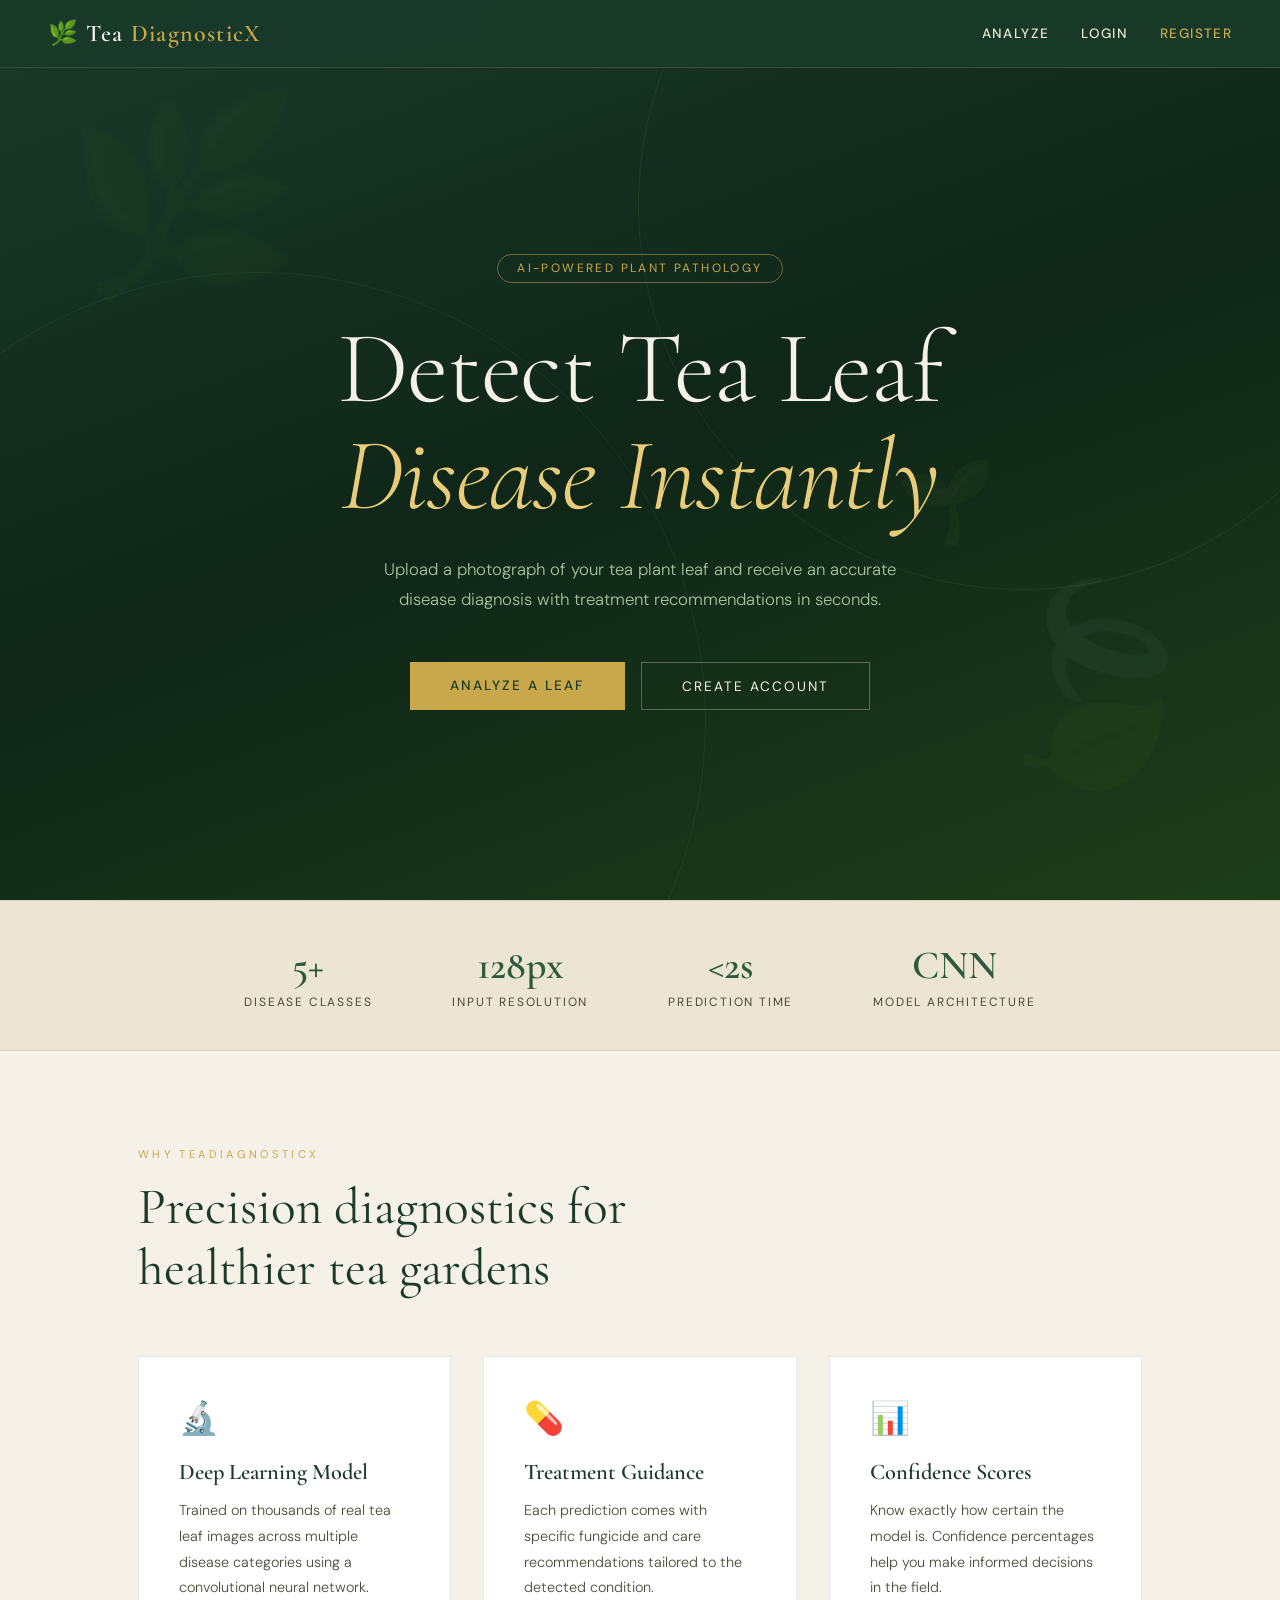
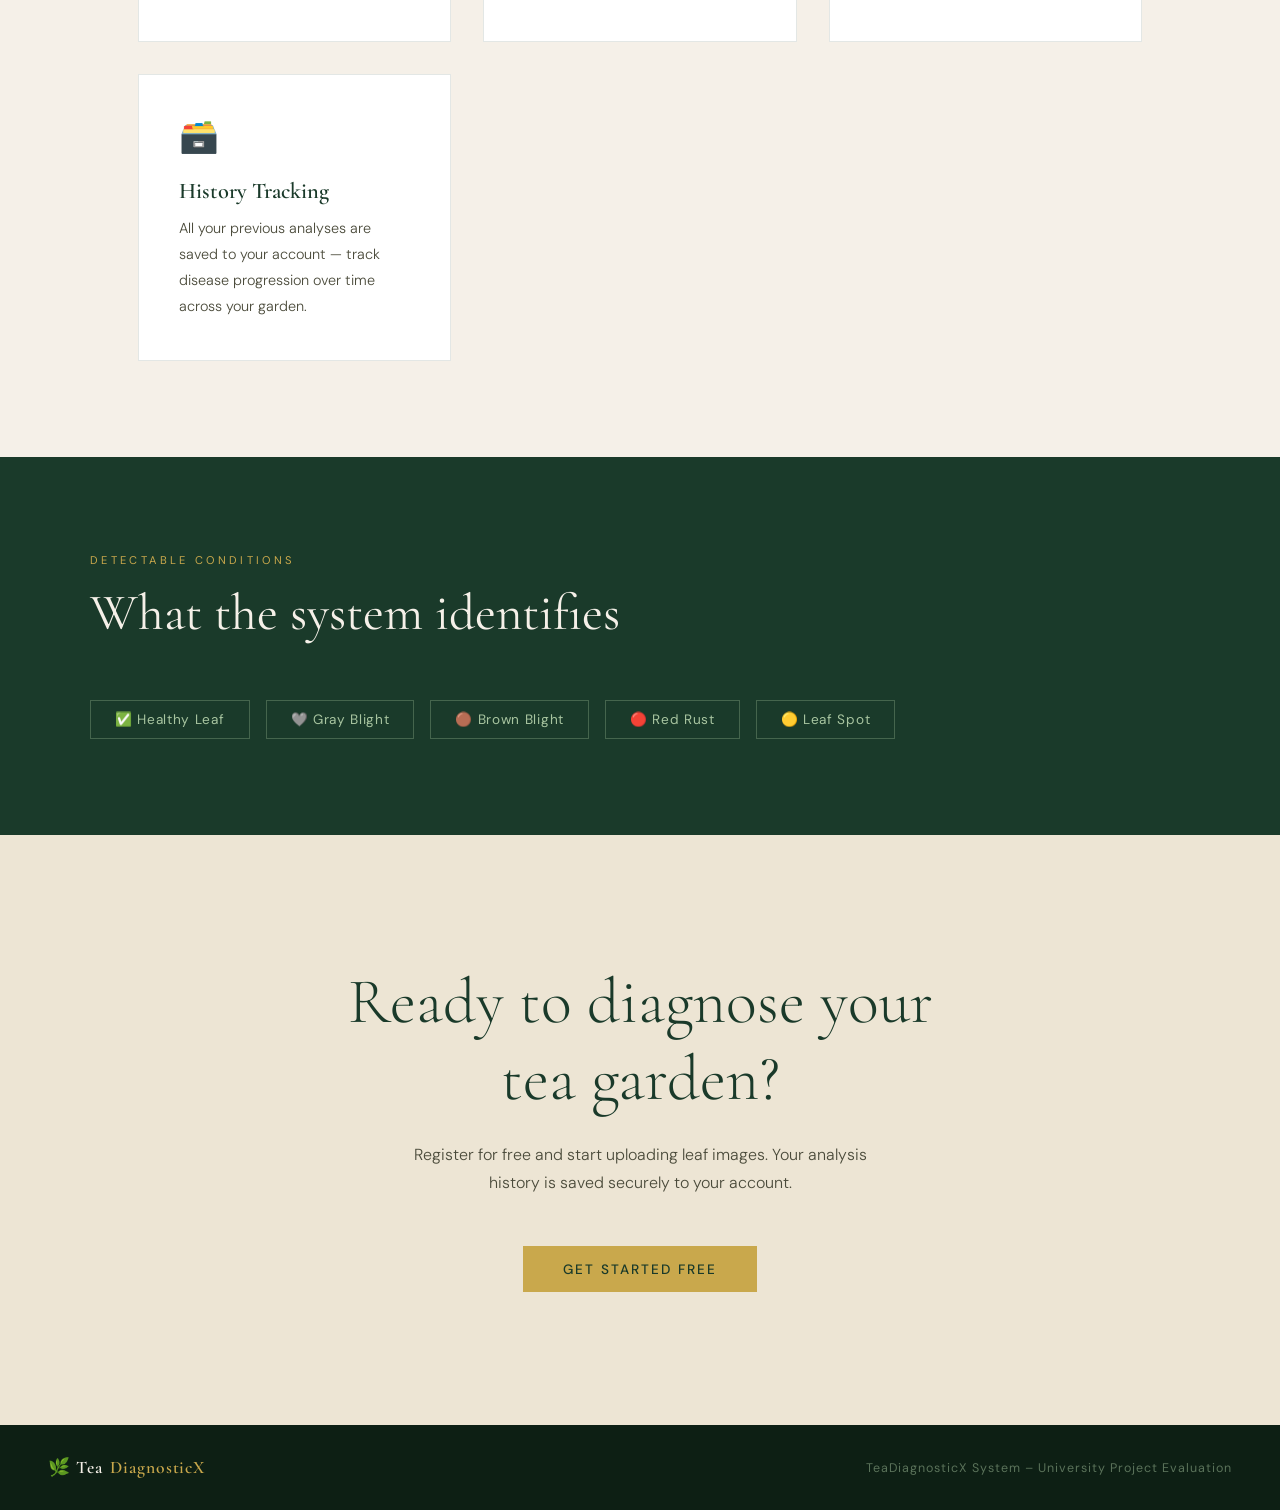
<file: templates/home.html>
<!DOCTYPE html>
<html lang="en">
<head>
    <meta charset="UTF-8">
    <meta name="viewport" content="width=device-width, initial-scale=1.0">
    <title>TeaDiagnosticX – Tea Plant Disease Detection</title>
    <link rel="preconnect" href="https://fonts.googleapis.com">
    <link href="https://fonts.googleapis.com/css2?family=Cormorant+Garamond:ital,wght@0,300;0,400;0,600;1,300;1,400&family=DM+Sans:wght@300;400;500&display=swap" rel="stylesheet">
    <style>
        :root {
            --green-deep: #1a3a2a;
            --green-mid: #2d5a3d;
            --green-light: #4a8c5c;
            --green-pale: #a8c5a0;
            --cream: #f5f0e8;
            --cream-dark: #ede5d4;
            --gold: #c9a84c;
            --gold-light: #e8cc7a;
            --brown: #6b4226;
            --text-dark: #1a1a14;
            --text-mid: #4a4a3a;
        }

        * { margin: 0; padding: 0; box-sizing: border-box; }

        body {
            font-family: 'DM Sans', sans-serif;
            background-color: var(--cream);
            color: var(--text-dark);
            overflow-x: hidden;
        }

        /* ── NAV ── */
        nav {
            position: fixed; top: 0; left: 0; right: 0; z-index: 100;
            display: flex; align-items: center; justify-content: space-between;
            padding: 1.2rem 3rem;
            background: rgba(26, 58, 42, 0.92);
            backdrop-filter: blur(12px);
            border-bottom: 1px solid rgba(201, 168, 76, 0.2);
        }
        .logo {
            font-family: 'Cormorant Garamond', serif;
            font-size: 1.5rem; font-weight: 600;
            color: var(--cream);
            letter-spacing: 0.05em;
            display: flex; align-items: center; gap: 0.5rem;
        }
        .logo span { color: var(--gold); }
        nav a {
            color: var(--cream-dark); text-decoration: none;
            font-size: 0.85rem; letter-spacing: 0.1em;
            text-transform: uppercase; font-weight: 500;
            transition: color 0.3s;
        }
        nav a:hover { color: var(--gold); }
        .nav-links { display: flex; gap: 2rem; align-items: center; }

        /* ── HERO ── */
        .hero {
            min-height: 100vh;
            display: flex; flex-direction: column;
            justify-content: center; align-items: center;
            text-align: center;
            padding: 8rem 2rem 4rem;
            position: relative;
            background: linear-gradient(160deg, var(--green-deep) 0%, #0f2618 50%, #1e3d1a 100%);
            overflow: hidden;
        }

        /* Botanical decorative circles */
        .hero::before {
            content: '';
            position: absolute; top: -20%; right: -10%;
            width: 60vw; height: 60vw; border-radius: 50%;
            border: 1px solid rgba(201, 168, 76, 0.1);
        }
        .hero::after {
            content: '';
            position: absolute; bottom: -30%; left: -15%;
            width: 70vw; height: 70vw; border-radius: 50%;
            border: 1px solid rgba(168, 197, 160, 0.08);
        }

        .leaf-deco {
            position: absolute; font-size: clamp(6rem, 15vw, 14rem);
            opacity: 0.04; pointer-events: none; user-select: none;
            animation: float 8s ease-in-out infinite;
        }
        .leaf-deco.l1 { top: 8%; left: 5%; animation-delay: 0s; }
        .leaf-deco.l2 { bottom: 10%; right: 5%; animation-delay: 3s; }
        .leaf-deco.l3 { top: 50%; left: 70%; font-size: 5rem; animation-delay: 1.5s; }

        @keyframes float {
            0%, 100% { transform: translateY(0) rotate(0deg); }
            50% { transform: translateY(-20px) rotate(5deg); }
        }

        .hero-badge {
            display: inline-block;
            padding: 0.35rem 1.2rem;
            border: 1px solid rgba(201, 168, 76, 0.5);
            border-radius: 2rem;
            font-size: 0.75rem; letter-spacing: 0.2em;
            text-transform: uppercase;
            color: var(--gold);
            margin-bottom: 2rem;
            animation: fadeIn 0.8s ease forwards;
        }

        .hero h1 {
            font-family: 'Cormorant Garamond', serif;
            font-size: clamp(3rem, 8vw, 7rem);
            font-weight: 300; line-height: 1.05;
            color: var(--cream);
            letter-spacing: -0.01em;
            margin-bottom: 1.5rem;
            animation: slideUp 0.9s ease forwards;
        }
        .hero h1 em {
            font-style: italic; color: var(--gold-light);
        }

        .hero p {
            font-size: 1.05rem; font-weight: 300;
            color: var(--green-pale); max-width: 520px;
            line-height: 1.8; margin-bottom: 3rem;
            animation: slideUp 1s ease 0.1s forwards; opacity: 0;
        }

        .hero-cta {
            display: flex; gap: 1rem; flex-wrap: wrap; justify-content: center;
            animation: slideUp 1.1s ease 0.2s forwards; opacity: 0;
        }

        .btn-primary {
            padding: 0.9rem 2.5rem;
            background: var(--gold);
            color: var(--green-deep);
            border: none; border-radius: 0;
            font-family: 'DM Sans', sans-serif;
            font-size: 0.85rem; font-weight: 500;
            letter-spacing: 0.15em; text-transform: uppercase;
            cursor: pointer; text-decoration: none;
            display: inline-block;
            transition: all 0.3s ease;
            position: relative; overflow: hidden;
        }
        .btn-primary::before {
            content: '';
            position: absolute; top: 0; left: -100%; width: 100%; height: 100%;
            background: rgba(255,255,255,0.2);
            transition: left 0.4s ease;
        }
        .btn-primary:hover::before { left: 0; }
        .btn-primary:hover { background: var(--gold-light); transform: translateY(-2px); }

        .btn-outline {
            padding: 0.9rem 2.5rem;
            background: transparent;
            color: var(--cream);
            border: 1px solid rgba(245, 240, 232, 0.3);
            border-radius: 0;
            font-size: 0.85rem; font-weight: 400;
            letter-spacing: 0.15em; text-transform: uppercase;
            cursor: pointer; text-decoration: none;
            display: inline-block;
            transition: all 0.3s ease;
        }
        .btn-outline:hover {
            border-color: var(--cream);
            background: rgba(245, 240, 232, 0.08);
        }

        /* ── STATS STRIP ── */
        .stats-strip {
            background: var(--cream-dark);
            border-top: 1px solid rgba(107, 66, 38, 0.15);
            border-bottom: 1px solid rgba(107, 66, 38, 0.15);
            padding: 2.5rem 3rem;
            display: flex; justify-content: center; gap: 5rem; flex-wrap: wrap;
        }
        .stat { text-align: center; }
        .stat-num {
            font-family: 'Cormorant Garamond', serif;
            font-size: 2.5rem; font-weight: 600;
            color: var(--green-mid);
        }
        .stat-label {
            font-size: 0.75rem; letter-spacing: 0.15em;
            text-transform: uppercase; color: var(--text-mid);
            margin-top: 0.3rem;
        }

        /* ── FEATURES ── */
        .features {
            padding: 6rem 3rem;
            max-width: 1100px; margin: 0 auto;
        }
        .section-label {
            font-size: 0.7rem; letter-spacing: 0.3em;
            text-transform: uppercase; color: var(--gold);
            margin-bottom: 1rem;
        }
        .section-title {
            font-family: 'Cormorant Garamond', serif;
            font-size: clamp(2rem, 5vw, 3.2rem);
            font-weight: 400; line-height: 1.2;
            color: var(--green-deep);
            margin-bottom: 3.5rem;
        }
        .features-grid {
            display: grid;
            grid-template-columns: repeat(auto-fit, minmax(280px, 1fr));
            gap: 2rem;
        }
        .feature-card {
            padding: 2.5rem;
            border: 1px solid rgba(26, 58, 42, 0.12);
            background: white;
            position: relative;
            transition: all 0.3s ease;
        }
        .feature-card::after {
            content: '';
            position: absolute; bottom: 0; left: 0;
            width: 0; height: 3px;
            background: var(--gold);
            transition: width 0.4s ease;
        }
        .feature-card:hover { transform: translateY(-4px); box-shadow: 0 12px 40px rgba(26, 58, 42, 0.1); }
        .feature-card:hover::after { width: 100%; }
        .feature-icon { font-size: 2rem; margin-bottom: 1.2rem; }
        .feature-card h3 {
            font-family: 'Cormorant Garamond', serif;
            font-size: 1.4rem; font-weight: 600;
            color: var(--green-deep); margin-bottom: 0.8rem;
        }
        .feature-card p {
            font-size: 0.9rem; color: var(--text-mid);
            line-height: 1.8; font-weight: 300;
        }

        /* ── DISEASES ── */
        .diseases {
            background: var(--green-deep);
            padding: 6rem 3rem;
        }
        .diseases-inner { max-width: 1100px; margin: 0 auto; }
        .diseases .section-title { color: var(--cream); }
        .disease-tags {
            display: flex; flex-wrap: wrap; gap: 1rem; margin-top: 2rem;
        }
        .disease-tag {
            padding: 0.6rem 1.5rem;
            border: 1px solid rgba(168, 197, 160, 0.3);
            color: var(--green-pale);
            font-size: 0.85rem; letter-spacing: 0.05em;
            transition: all 0.3s;
            cursor: default;
        }
        .disease-tag:hover {
            background: rgba(168, 197, 160, 0.1);
            border-color: var(--green-pale);
            color: var(--cream);
        }

        /* ── CTA SECTION ── */
        .cta-section {
            padding: 8rem 3rem; text-align: center;
            background: var(--cream-dark);
        }
        .cta-section h2 {
            font-family: 'Cormorant Garamond', serif;
            font-size: clamp(2.2rem, 5vw, 4rem);
            font-weight: 300; color: var(--green-deep);
            margin-bottom: 1.5rem;
        }
        .cta-section p {
            color: var(--text-mid); font-weight: 300;
            max-width: 480px; margin: 0 auto 3rem;
            line-height: 1.8;
        }

        /* ── FOOTER ── */
        footer {
            background: #0d1f14;
            padding: 2rem 3rem;
            display: flex; justify-content: space-between; align-items: center;
            flex-wrap: wrap; gap: 1rem;
        }
        footer .logo { font-size: 1.1rem; }
        footer p {
            color: rgba(168, 197, 160, 0.5);
            font-size: 0.78rem; letter-spacing: 0.08em;
        }

        @keyframes fadeIn { from { opacity: 0; } to { opacity: 1; } }
        @keyframes slideUp {
            from { opacity: 0; transform: translateY(24px); }
            to { opacity: 1; transform: translateY(0); }
        }
    </style>
</head>
<body>

<nav>
    <div class="logo">🌿 Tea<span>DiagnosticX</span></div>
    <div class="nav-links">
        <a href="/analyze">Analyze</a>
        <a href="/login">Login</a>
        <a href="/register" style="color: var(--gold);">Register</a>
    </div>
</nav>

<section class="hero">
    <div class="leaf-deco l1">🌿</div>
    <div class="leaf-deco l2">🍃</div>
    <div class="leaf-deco l3">🌱</div>

    <div class="hero-badge">AI-Powered Plant Pathology</div>
    <h1>Detect Tea Leaf<br><em>Disease Instantly</em></h1>
    <p>Upload a photograph of your tea plant leaf and receive an accurate disease diagnosis with treatment recommendations in seconds.</p>

    <div class="hero-cta">
        <a href="/analyze" class="btn-primary">Analyze a Leaf</a>
        <a href="/register" class="btn-outline">Create Account</a>
    </div>
</section>

<div class="stats-strip">
    <div class="stat">
        <div class="stat-num">5+</div>
        <div class="stat-label">Disease Classes</div>
    </div>
    <div class="stat">
        <div class="stat-num">128px</div>
        <div class="stat-label">Input Resolution</div>
    </div>
    <div class="stat">
        <div class="stat-num">&lt;2s</div>
        <div class="stat-label">Prediction Time</div>
    </div>
    <div class="stat">
        <div class="stat-num">CNN</div>
        <div class="stat-label">Model Architecture</div>
    </div>
</div>

<section class="features">
    <div class="section-label">Why TeaDiagnosticX</div>
    <h2 class="section-title">Precision diagnostics for<br>healthier tea gardens</h2>
    <div class="features-grid">
        <div class="feature-card">
            <div class="feature-icon">🔬</div>
            <h3>Deep Learning Model</h3>
            <p>Trained on thousands of real tea leaf images across multiple disease categories using a convolutional neural network.</p>
        </div>
        <div class="feature-card">
            <div class="feature-icon">💊</div>
            <h3>Treatment Guidance</h3>
            <p>Each prediction comes with specific fungicide and care recommendations tailored to the detected condition.</p>
        </div>
        <div class="feature-card">
            <div class="feature-icon">📊</div>
            <h3>Confidence Scores</h3>
            <p>Know exactly how certain the model is. Confidence percentages help you make informed decisions in the field.</p>
        </div>
        <div class="feature-card">
            <div class="feature-icon">🗃️</div>
            <h3>History Tracking</h3>
            <p>All your previous analyses are saved to your account — track disease progression over time across your garden.</p>
        </div>
    </div>
</section>

<section class="diseases">
    <div class="diseases-inner">
        <div class="section-label" style="color: var(--gold);">Detectable Conditions</div>
        <h2 class="section-title">What the system identifies</h2>
        <div class="disease-tags">
            <div class="disease-tag">✅ Healthy Leaf</div>
            <div class="disease-tag">🩶 Gray Blight</div>
            <div class="disease-tag">🟤 Brown Blight</div>
            <div class="disease-tag">🔴 Red Rust</div>
            <div class="disease-tag">🟡 Leaf Spot</div>
        </div>
    </div>
</section>

<section class="cta-section">
    <h2>Ready to diagnose your<br>tea garden?</h2>
    <p>Register for free and start uploading leaf images. Your analysis history is saved securely to your account.</p>
    <a href="/register" class="btn-primary">Get Started Free</a>
</section>

<footer>
    <div class="logo">🌿 Tea<span>DiagnosticX</span></div>
    <p>TeaDiagnosticX System – University Project Evaluation</p>
</footer>

</body>
</html>
</file>
